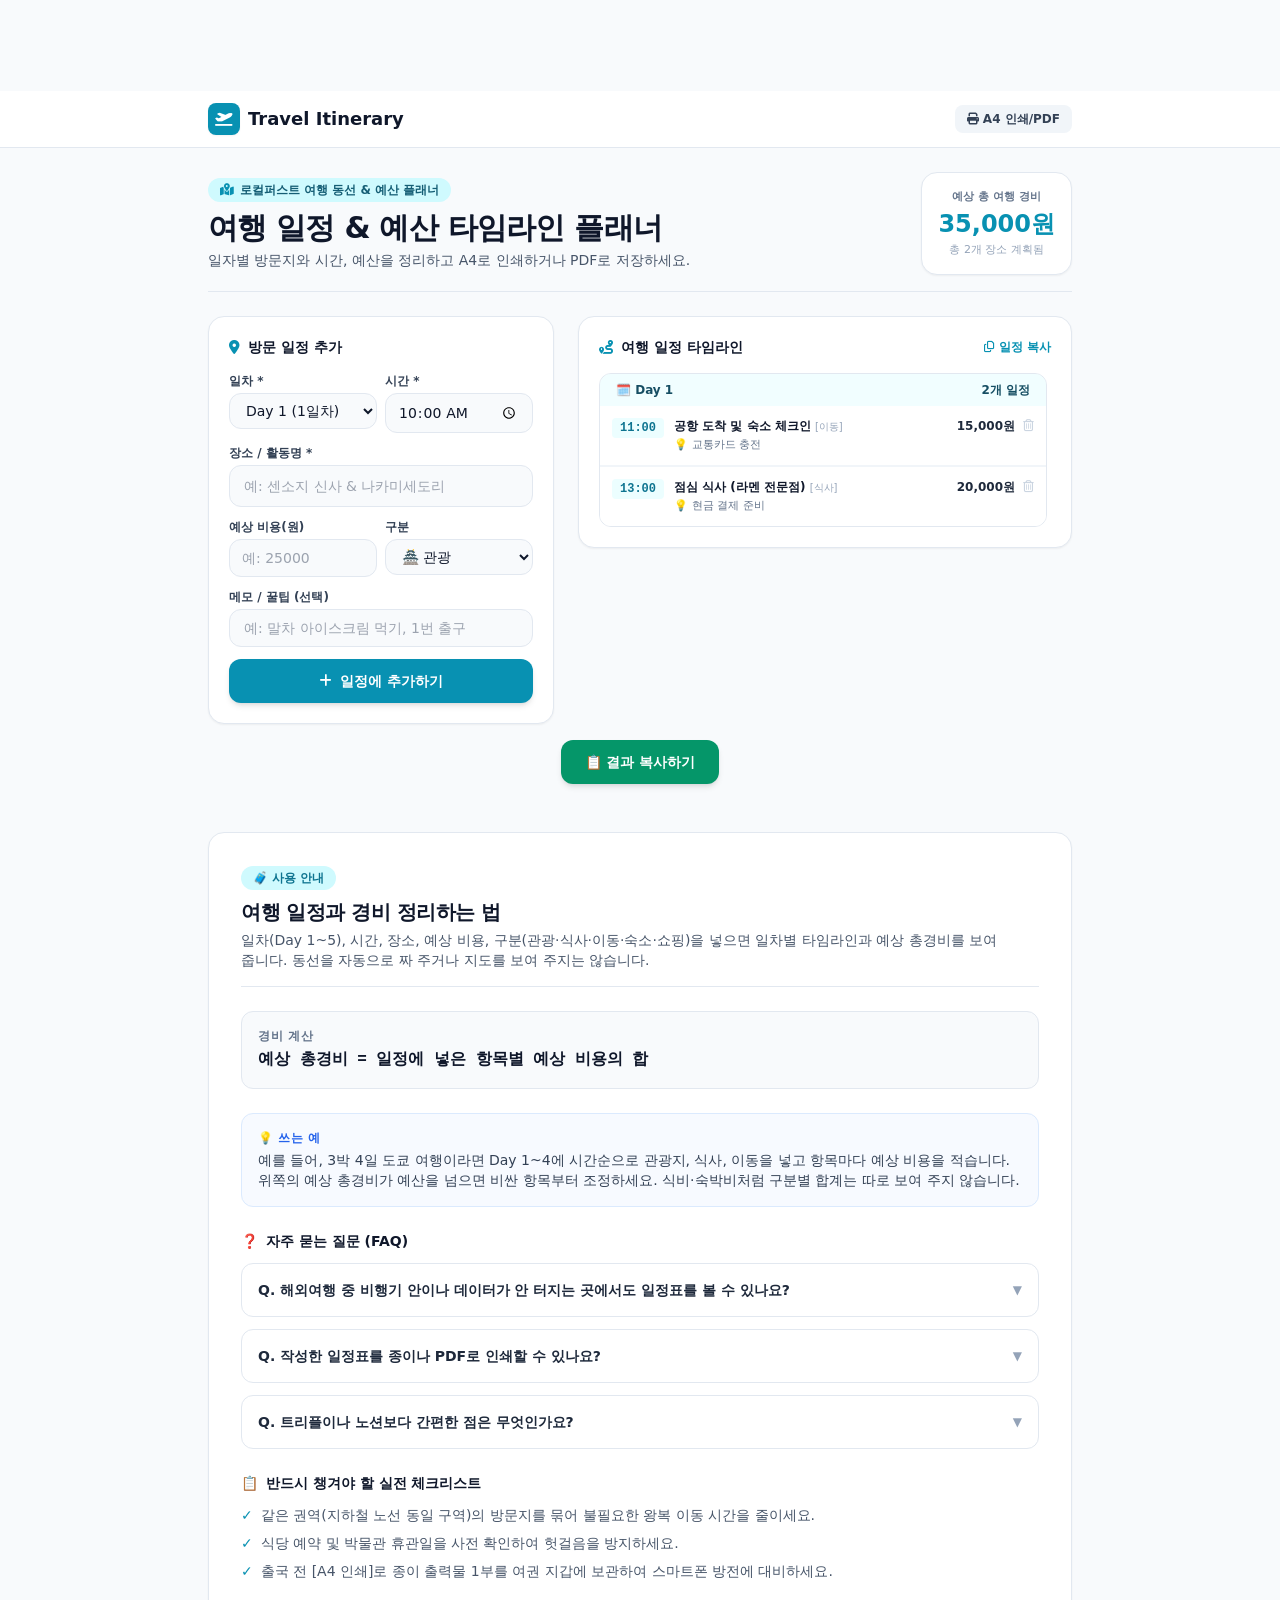
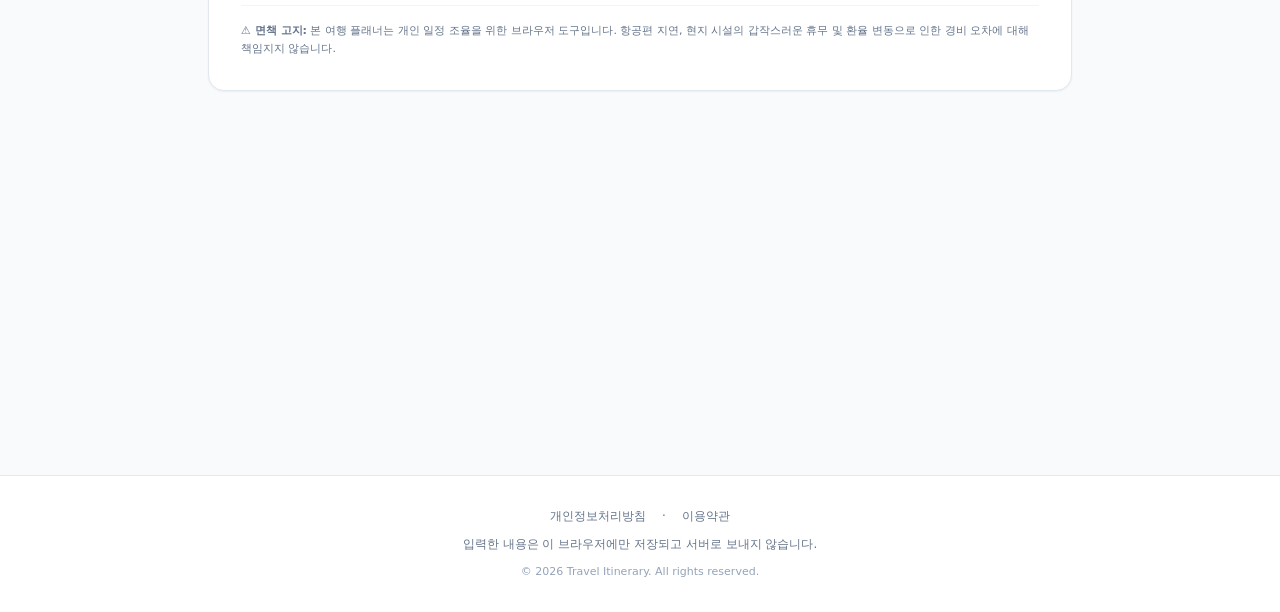
<file: index.html>
<!DOCTYPE html>
<html lang="ko">
<head>
    <meta charset="UTF-8">
    <link rel="preconnect" href="https://pagead2.googlesyndication.com">
    <link rel="preconnect" href="https://cdnjs.cloudflare.com" crossorigin>

    <link href="apple-touch-icon.png" rel="apple-touch-icon" sizes="180x180"/>
    <meta content="width=device-width, initial-scale=1.0, maximum-scale=1.0, user-scalable=no" name="viewport"/>
    <title>여행 일정 &amp; 예산 플래너 | 동선 타임라인·경비 정리</title>
    <meta content="일자별 방문지 동선과 여행 경비를 정리하고 A4 일정표로 바로 인쇄하는 여행 플래너입니다." name="description"/>
    <link href="https://travel.enjoy-onepage.com/" rel="canonical"/>
    <meta content="website" property="og:type"/>
    <meta property="og:locale" content="ko_KR">
    <meta content="https://travel.enjoy-onepage.com/" property="og:url"/>
    <meta content="여행 일정 &amp; 예산 플래너 | 동선 타임라인·경비 정리" property="og:title"/>
    <meta content="일자별 방문지 동선과 여행 경비를 정리하고 A4 일정표로 바로 인쇄하는 여행 플래너입니다." property="og:description"/>
    <meta content="https://travel.enjoy-onepage.com/og-image.png" property="og:image"/>
    <meta content="summary_large_image" name="twitter:card"/>
    <meta content="여행 일정 &amp; 예산 플래너 | 동선 타임라인·경비 정리" name="twitter:title"/>
    <meta content="일자별 방문지 동선과 여행 경비를 정리하고 A4 일정표로 바로 인쇄하는 여행 플래너입니다." name="twitter:description"/>
    <meta content="https://travel.enjoy-onepage.com/og-image.png" name="twitter:image"/>
    <link href="/favicon.ico" rel="icon" type="image/x-icon"/>

    <link rel="stylesheet" href="./style.css">
    <link href="https://cdnjs.cloudflare.com/ajax/libs/font-awesome/6.4.0/css/all.min.css" rel="stylesheet"/>
    <script async crossorigin="anonymous" src="https://pagead2.googlesyndication.com/pagead/js/adsbygoogle.js?client=ca-pub-2228289204702106"></script>

    <script type="application/ld+json">
    {
      "@context": "https://schema.org",
      "@graph": [
        {
          "@type": "WebApplication",
          "@id": "https://travel.enjoy-onepage.com/#webapp",
          "name": "Travel Itinerary - 여행 일정 & 예산 타임라인 플래너",
          "url": "https://travel.enjoy-onepage.com/",
          "applicationCategory": "TravelApplication",
          "operatingSystem": "All",
          "browserRequirements": "Requires JavaScript. Requires HTML5.",
          "description": "일자별 방문지 타임라인과 예상 경비 합계를 정리하는 여행 플래너. A4 일정표 인쇄·PDF 저장 무료.",
          "image": "https://travel.enjoy-onepage.com/og-image.png",
          "offers": { "@type": "Offer", "price": "0", "priceCurrency": "KRW" }
        },
        {
          "@type": "FAQPage",
          "@id": "https://travel.enjoy-onepage.com/#faq",
          "mainEntity": [
            {
              "@type": "Question",
              "name": "해외여행 중 비행기 안이나 데이터가 안 터지는 곳에서도 일정표를 볼 수 있나요?",
              "acceptedAnswer": {
                "@type": "Answer",
                "text": "이미 열어 둔 탭에서는 인터넷이 끊겨도 일정표를 볼 수 있습니다. 하지만 오프라인에서 페이지를 새로 여는 기능은 없으니, 출발 전에 인쇄 버튼으로 PDF를 저장해 두세요."
              }
            },
            {
              "@type": "Question",
              "name": "작성한 일정표를 종이나 PDF로 인쇄할 수 있나요?",
              "acceptedAnswer": {
                "@type": "Answer",
                "text": "네, 상단의 [A4 일정표 인쇄] 버튼을 누르면 불필요한 입력창과 광고가 제거된 깔끔한 A4 규격 타임라인 양식으로 브라우저 인쇄 및 PDF 저장이 즉시 가능합니다."
              }
            },
            {
              "@type": "Question",
              "name": "트리플이나 노션보다 간편한 점은 무엇인가요?",
              "acceptedAnswer": {
                "@type": "Answer",
                "text": "회원가입이나 앱 설치 없이 바로 쓸 수 있습니다. 대신 지도, 동행자 공유, 여러 기기 동기화 기능은 없습니다."
              }
            }
          ]
        }
      ]
    }
    </script>

    <style id="layout-shield">
      html, body { max-width: 100%; overflow-x: hidden; }
      .manual-ad-box { width: 100%; max-width: 960px; margin-left: auto; margin-right: auto; text-align: center; overflow: hidden; }
      .manual-ad-box ins { max-width: 100% !important; overflow: hidden !important; }
      :focus-visible { outline: 2px solid #3b82f6 !important; outline-offset: 2px !important; }
      input:focus-visible, select:focus-visible, textarea:focus-visible, button:focus-visible { outline: 2px solid #2563eb !important; outline-offset: 1px !important; }
      @media print {
        header, footer, .ad-top-banner, .ad-bottom-banner, .ad-box, #guideSection, #inputPanel, button, #toastNotification { display: none !important; }
        #timelineCard { border: none !important; box-shadow: none !important; width: 100% !important; }
      }
    </style>
<style id="mobile-hardening-shield">
  /* 모바일 한글 단어 단위 줄바꿈 보존 & 버튼 텍스트 단일행 쉴드 */
  body, h1, h2, h3, h4, p, span, label {
    word-break: keep-all;
    overflow-wrap: break-word;
  }
  button, [role="button"], a.btn {
    white-space: nowrap;
    word-break: keep-all;
  }
  @media (max-width: 640px) {
    input, select, textarea {
      font-size: 16px !important;
    }
    button, [role="button"], a.btn {
      min-height: 42px;
    }
  }
</style>
<script id="math-guard">
// Global Math & DOM Output Guard: prevents NaN / Infinity leaks to UI
(function() {
  const origToLocaleString = Number.prototype.toLocaleString;
  Number.prototype.toLocaleString = function(locales, options) {
    if (!Number.isFinite(this.valueOf())) return '0';
    return origToLocaleString.call(this, locales, options);
  };
  const origToFixed = Number.prototype.toFixed;
  Number.prototype.toFixed = function(digits) {
    if (!Number.isFinite(this.valueOf())) return '0';
    return origToFixed.call(this, digits);
  };
})();
</script>
<style id="ad-cls-shield">
  .ad-bottom { min-height: 280px !important; }
  .ad-bottom ins { min-height: 280px !important; }
</style>
</head>
<body class="bg-slate-50 text-slate-800 antialiased font-sans min-h-screen flex flex-col justify-between">
    <div class="manual-ad-box ad-top-banner" style="width: 100%; max-width: 960px; margin: 8px auto 16px; text-align: center;">
        <ins class="adsbygoogle" data-ad-client="ca-pub-2228289204702106" data-ad-format="horizontal" data-ad-slot="3824727725" data-full-width-responsive="true" style="display:inline-block;width:100%;height:60px;"></ins>
        <script>(adsbygoogle = window.adsbygoogle || []).push({});</script>
    </div>

    <header class="bg-white border-b border-slate-200 sticky top-0 z-40">
        <div class="max-w-4xl mx-auto px-4 py-3 flex items-center justify-between">
            <a href="/" class="flex items-center gap-2 text-slate-900 font-bold text-lg hover:text-cyan-600 transition">
                <span class="w-8 h-8 rounded-lg bg-cyan-600 text-white flex items-center justify-center font-black text-sm shadow-sm"><i class="fa-solid fa-plane-departure"></i></span>
                <span>Travel Itinerary</span>
            </a>
            <div class="flex items-center gap-2">
                <button id="printBtn" class="px-3 py-1.5 text-xs font-bold bg-slate-100 hover:bg-slate-200 text-slate-700 rounded-lg transition whitespace-nowrap" aria-label="A4 인쇄">
                    <i class="fa-solid fa-print mr-1"></i>A4 인쇄/PDF
                </button>
            </div>
        </div>
    </header>

    <section class="max-w-4xl mx-auto px-4 pt-6 pb-2 w-full">
        <div class="border-b border-slate-200 pb-4 flex flex-col md:flex-row md:items-center justify-between gap-4">
            <div>
                <div class="inline-flex items-center gap-1.5 px-3 py-1 rounded-full text-xs font-semibold bg-cyan-100 text-cyan-800 mb-2">
                    <i class="fa-solid fa-map-location-dot text-cyan-600"></i><span>로컬퍼스트 여행 동선 & 예산 플래너</span>
                </div>
                <h1 class="text-2xl sm:text-3xl font-black text-slate-900 tracking-tight">
                    여행 일정 & 예산 타임라인 플래너
                </h1>
                <p class="text-slate-600 text-xs sm:text-sm mt-1">
                    일자별 방문지와 시간, 예산을 정리하고 A4로 인쇄하거나 PDF로 저장하세요.
                </p>
            </div>
            <div class="bg-white border border-slate-200 rounded-2xl p-3 sm:p-4 text-center min-w-[150px] shadow-sm">
                <div class="text-[11px] font-bold text-slate-500">예상 총 여행 경비</div>
                <div class="text-2xl font-black text-cyan-600 mt-0.5" id="totalExpenseText">0원</div>
                <div class="text-[11px] text-slate-400 mt-0.5" id="tripDaysSub">총 0개 장소 계획됨</div>
            </div>
        </div>
    </section>

    <!-- Workspace: 1:1 Left Inputs, Right Timeline Card (Sticky) -->
    <main class="max-w-4xl mx-auto px-4 py-4 w-full flex-grow">
        <div class="grid grid-cols-1 lg:grid-cols-12 gap-6 items-start">
            <!-- Left 5 cols: Plan Inputs -->
            <section id="inputPanel" class="lg:col-span-5 bg-white rounded-2xl p-5 border border-slate-200 shadow-sm space-y-4">
                <h2 class="text-sm font-bold text-slate-900 flex items-center gap-2">
                    <i class="fa-solid fa-location-dot text-cyan-600"></i>방문 일정 추가
                </h2>

                <form id="planForm" class="space-y-3">
                    <div class="grid grid-cols-2 gap-2">
                        <div>
                            <label for="planDay" class="block text-xs font-bold text-slate-700 mb-1">일차 *</label>
                            <select id="planDay" class="w-full text-base sm:text-sm px-3 py-2 bg-slate-50 border border-slate-200 rounded-xl focus:outline-none focus:ring-2 focus:ring-cyan-500 font-medium text-slate-900" aria-label="일차 선택">
                                <option value="Day 1">Day 1 (1일차)</option>
                                <option value="Day 2">Day 2 (2일차)</option>
                                <option value="Day 3">Day 3 (3일차)</option>
                                <option value="Day 4">Day 4 (4일차)</option>
                                <option value="Day 5">Day 5 (5일차)</option>
                            </select>
                        </div>
                        <div>
                            <label for="planTime" class="block text-xs font-bold text-slate-700 mb-1">시간 *</label>
                            <input type="time" id="planTime" value="10:00" required class="w-full text-base sm:text-sm px-3 py-2 bg-slate-50 border border-slate-200 rounded-xl focus:outline-none focus:ring-2 focus:ring-cyan-500 font-medium text-slate-900" aria-label="방문 시간">
                        </div>
                    </div>

                    <div>
                        <label for="planPlace" class="block text-xs font-bold text-slate-700 mb-1">장소 / 활동명 *</label>
                        <input type="text" id="planPlace" required placeholder="예: 센소지 신사 & 나카미세도리" class="w-full text-base sm:text-sm px-3.5 py-2.5 bg-slate-50 border border-slate-200 rounded-xl focus:outline-none focus:ring-2 focus:ring-cyan-500 font-medium text-slate-900" aria-label="장소">
                    </div>

                    <div class="grid grid-cols-2 gap-2">
                        <div>
                            <label for="planCost" class="block text-xs font-bold text-slate-700 mb-1">예상 비용(원)</label>
                            <input type="number" id="planCost" min="0" step="1000" placeholder="예: 25000" class="w-full text-base sm:text-sm px-3 py-2 bg-slate-50 border border-slate-200 rounded-xl focus:outline-none focus:ring-2 focus:ring-cyan-500 font-medium text-slate-900" aria-label="예상 비용" inputmode="numeric">
                        </div>
                        <div>
                            <label for="planCategory" class="block text-xs font-bold text-slate-700 mb-1">구분</label>
                            <select id="planCategory" class="w-full text-base sm:text-sm px-3 py-2 bg-slate-50 border border-slate-200 rounded-xl focus:outline-none focus:ring-2 focus:ring-cyan-500 font-medium text-slate-900" aria-label="구분">
                                <option value="관광">🏯 관광</option>
                                <option value="식사">🍜 식사</option>
                                <option value="이동">🚅 이동</option>
                                <option value="숙소">🏨 숙소</option>
                                <option value="쇼핑">🛍️ 쇼핑</option>
                            </select>
                        </div>
                    </div>

                    <div>
                        <label for="planMemo" class="block text-xs font-bold text-slate-700 mb-1">메모 / 꿀팁 (선택)</label>
                        <input type="text" id="planMemo" placeholder="예: 말차 아이스크림 먹기, 1번 출구" class="w-full text-base sm:text-sm px-3.5 py-2 bg-slate-50 border border-slate-200 rounded-xl focus:outline-none focus:ring-2 focus:ring-cyan-500 font-medium text-slate-900" aria-label="메모">
                    </div>

                    <button type="submit" class="w-full py-3 bg-cyan-600 hover:bg-cyan-700 text-white font-bold text-sm rounded-xl shadow-md transition flex items-center justify-center gap-2 whitespace-nowrap" aria-label="일정 추가">
                        <i class="fa-solid fa-plus"></i><span>일정에 추가하기</span>
                    </button>
                </form>
            </section>

            <!-- Right 7 cols: Timeline Output Card -->
            <section class="lg:col-span-7 space-y-4">
                <div id="timelineCard" class="bg-white rounded-2xl p-5 border border-slate-200 shadow-sm">
                    <div class="flex items-center justify-between mb-4">
                        <h3 class="text-sm font-bold text-slate-900 flex items-center gap-2">
                            <i class="fa-solid fa-route text-cyan-600"></i>여행 일정 타임라인
                        </h3>
                        <button id="copyItineraryBtn" class="text-xs font-bold text-cyan-600 hover:text-cyan-800 flex items-center gap-1 whitespace-nowrap" aria-label="일정 복사">
                            <i class="fa-regular fa-copy"></i><span>일정 복사</span>
                        </button>
                    </div>

                    <div id="timelineContainer" class="space-y-4 max-h-[520px] overflow-y-auto pr-1">
                        <!-- Dynamic Day groups and items -->
                    </div>
                </div>
            </section>
        </div>
    
      <div class="mt-4 text-center">
        <button id="masterCopyBtn" onclick="copyMasterResult()" class="whitespace-nowrap w-full sm:w-auto px-6 py-3 bg-emerald-600 hover:bg-emerald-700 text-white font-bold rounded-xl shadow-md transition flex items-center justify-center gap-2 text-sm mx-auto whitespace-nowrap">
          <span>📋 결과 복사하기</span>
        </button>
      </div>

  </main>

    <!-- Toast -->
    <div id="toastNotification" class="fixed bottom-6 left-1/2 -translate-x-1/2 bg-slate-900/90 text-white text-xs sm:text-sm px-4 py-2.5 rounded-xl shadow-xl z-50 transition-opacity duration-300 opacity-0 pointer-events-none flex items-center gap-2">
        <i class="fa-solid fa-circle-check text-cyan-400"></i><span id="toastMessage">안내 메시지</span>
    </div>

    <!-- 📖 E-E-A-T Guide Section (Q1~Q7) -->
    <section id="guideSection" class="max-w-4xl mx-auto my-8 px-4">
      <div class="bg-white rounded-2xl p-6 sm:p-8 border border-slate-200 shadow-sm space-y-6">
        <div class="border-b border-slate-200 pb-4">
          <div class="inline-flex items-center gap-1.5 px-3 py-1 rounded-full text-xs font-bold bg-cyan-100 text-cyan-700 mb-2">
            <span>🧳 사용 안내</span>
          </div>
          <h3 class="text-xl font-black text-slate-900 tracking-tight">
            여행 일정과 경비 정리하는 법
          </h3>
          <p class="text-xs sm:text-sm text-slate-600 mt-1">
            일차(Day 1~5), 시간, 장소, 예상 비용, 구분(관광·식사·이동·숙소·쇼핑)을 넣으면 일차별 타임라인과 예상 총경비를 보여 줍니다. 동선을 자동으로 짜 주거나 지도를 보여 주지는 않습니다.
          </p>
        </div>

        <div class="p-4 bg-slate-50 rounded-xl border border-slate-200">
          <div class="text-xs font-bold text-slate-500 uppercase tracking-wider mb-1">경비 계산</div>
          <div class="text-sm sm:text-base font-extrabold text-slate-900 font-mono leading-relaxed">
            예상 총경비 = 일정에 넣은 항목별 예상 비용의 합
          </div>
        </div>

        <div class="p-4 bg-blue-50/50 rounded-xl border border-blue-100">
          <div class="text-xs font-bold text-blue-600 uppercase tracking-wider mb-1">💡 쓰는 예</div>
          <p class="text-xs sm:text-sm text-slate-700 leading-relaxed">
            예를 들어, 3박 4일 도쿄 여행이라면 Day 1~4에 시간순으로 관광지, 식사, 이동을 넣고 항목마다 예상 비용을 적습니다. 위쪽의 예상 총경비가 예산을 넘으면 비싼 항목부터 조정하세요. 식비·숙박비처럼 구분별 합계는 따로 보여 주지 않습니다.
          </p>
        </div>

        <div class="space-y-3">
          <h4 class="text-sm font-bold text-slate-900 mb-2 flex items-center gap-2"><span>❓</span> 자주 묻는 질문 (FAQ)</h4>
          

    <details class="group border border-slate-200 rounded-xl p-4">
            <summary class="flex items-center justify-between cursor-pointer font-bold text-sm text-slate-800">
              <span>Q. 해외여행 중 비행기 안이나 데이터가 안 터지는 곳에서도 일정표를 볼 수 있나요?</span>
              <span class="transition group-open:rotate-180 text-slate-400 text-xs">▼</span>
            </summary>
            <div class="text-xs text-slate-600 mt-3 leading-relaxed border-t border-slate-100 pt-3">
              이미 열어 둔 탭에서는 인터넷이 끊겨도 일정표를 볼 수 있습니다. 하지만 오프라인에서 페이지를 새로 여는 기능은 없으니, 출발 전에 인쇄 버튼으로 PDF를 저장해 두세요.
            </div>
          </details>
          <details class="group border border-slate-200 rounded-xl p-4">
            <summary class="flex items-center justify-between cursor-pointer font-bold text-sm text-slate-800">
              <span>Q. 작성한 일정표를 종이나 PDF로 인쇄할 수 있나요?</span>
              <span class="transition group-open:rotate-180 text-slate-400 text-xs">▼</span>
            </summary>
            <div class="text-xs text-slate-600 mt-3 leading-relaxed border-t border-slate-100 pt-3">
              네, 상단의 [A4 일정표 인쇄] 버튼을 누르면 불필요한 입력창과 광고가 제거된 깔끔한 A4 규격 타임라인 양식으로 브라우저 인쇄 및 PDF 저장이 즉시 가능합니다.
            </div>
          </details>
          <details class="group border border-slate-200 rounded-xl p-4">
            <summary class="flex items-center justify-between cursor-pointer font-bold text-sm text-slate-800">
              <span>Q. 트리플이나 노션보다 간편한 점은 무엇인가요?</span>
              <span class="transition group-open:rotate-180 text-slate-400 text-xs">▼</span>
            </summary>
            <div class="text-xs text-slate-600 mt-3 leading-relaxed border-t border-slate-100 pt-3">
              회원가입이나 앱 설치 없이 바로 쓸 수 있습니다. 대신 지도, 동행자 공유, 여러 기기 동기화 기능은 없습니다.
            </div>
          </details>
        </div>

        <div>
          <h4 class="text-sm font-bold text-slate-900 mb-3 flex items-center gap-2">
            <span>📋</span> 반드시 챙겨야 할 실전 체크리스트
          </h4>
          <ul class="text-xs sm:text-sm text-slate-600 space-y-2">
            <li class="flex items-start gap-2"><span class="text-cyan-600 font-bold">✓</span><span>같은 권역(지하철 노선 동일 구역)의 방문지를 묶어 불필요한 왕복 이동 시간을 줄이세요.</span></li>
            <li class="flex items-start gap-2"><span class="text-cyan-600 font-bold">✓</span><span>식당 예약 및 박물관 휴관일을 사전 확인하여 헛걸음을 방지하세요.</span></li>
            <li class="flex items-start gap-2"><span class="text-cyan-600 font-bold">✓</span><span>출국 전 [A4 인쇄]로 종이 출력물 1부를 여권 지갑에 보관하여 스마트폰 방전에 대비하세요.</span></li>
          </ul>
        </div>

        <div class="pt-4 border-t border-slate-100 text-[11px] text-slate-500 leading-relaxed">
          <strong>⚠️ 면책 고지:</strong> 본 여행 플래너는 개인 일정 조율을 위한 브라우저 도구입니다. 항공편 지연, 현지 시설의 갑작스러운 휴무 및 환율 변동으로 인한 경비 오차에 대해 책임지지 않습니다.
        </div>
      </div>
    </section>

    <!-- ADSENSE START: mid -->
<div class="ad-box ad-mid" style="width:100%;box-sizing:border-box;max-width:1080px;margin:16px auto;padding:0 14px;text-align:center;">
  <ins class="adsbygoogle" style="display:block" data-ad-client="ca-pub-2228289204702106" data-ad-slot="1186914926" data-ad-format="auto" data-full-width-responsive="true"></ins>
  <script>(adsbygoogle = window.adsbygoogle || []).push({});</script>
</div>
<!-- ADSENSE END: mid -->

<div class="manual-ad-box ad-bottom-banner" style="width: 100%; max-width: 960px; margin: 24px auto 16px; text-align: center;min-height:280px;">
        <ins class="adsbygoogle" data-ad-client="ca-pub-2228289204702106" data-ad-format="auto" data-ad-slot="3416334507" data-full-width-responsive="true" style="display:block;min-height:280px;"></ins>
        <script>(adsbygoogle = window.adsbygoogle || []).push({});</script>
    </div>


<footer class="border-t border-slate-200 bg-white py-8 px-4 text-center">
        <div class="max-w-4xl mx-auto text-xs text-slate-500 space-y-3">
            <div class="flex flex-wrap justify-center gap-4 text-xs font-medium">
                <a class="hover:text-cyan-600 transition" href="/privacy.html">개인정보처리방침</a>
                <span>·</span>
                <a class="hover:text-cyan-600 transition" href="/terms.html">이용약관</a>
            </div>
            <p>입력한 내용은 이 브라우저에만 저장되고 서버로 보내지 않습니다.</p>
            <p class="text-[11px] text-slate-400">© 2026 Travel Itinerary. All rights reserved.</p>
        </div>
    </footer>

    <script>
        const STORAGE_KEY = 'enjoy_travel_itinerary_v1';
        let plans = [];

        function escapeHtml(str) {
            return String(str || '').replace(/[&<>"']/g, m => ({
                '&': '&amp;', '<': '&lt;', '>': '&gt;', '"': '&quot;', "'": '&#39;'
            }[m]));
        }

        function showToast(msg) {
            const toast = document.getElementById('toastNotification');
            const toastMsg = document.getElementById('toastMessage');
            if (toast && toastMsg) {
                toastMsg.textContent = msg;
                toast.classList.remove('opacity-0', 'pointer-events-none');
                setTimeout(() => toast.classList.add('opacity-0', 'pointer-events-none'), 2200);
            }
        }

        function loadData() {
            try {
                const raw = localStorage.getItem(STORAGE_KEY);
                plans = raw ? JSON.parse(raw) : [
                    { id: 'p1', day: 'Day 1', time: '11:00', place: '공항 도착 및 숙소 체크인', cost: 15000, category: '이동', memo: '교통카드 충전' },
                    { id: 'p2', day: 'Day 1', time: '13:00', place: '점심 식사 (라멘 전문점)', cost: 20000, category: '식사', memo: '현금 결제 준비' }
                ];
            } catch(e) {
                plans = [];
            }
            renderTimeline();
        }

        function saveData() {
            try {
                localStorage.setItem(STORAGE_KEY, JSON.stringify(plans));
            } catch(e) {}
            renderTimeline();
        }

        function renderTimeline() {
            const container = document.getElementById('timelineContainer');
            container.innerHTML = '';

            let totalCost = 0;
            const groups = {};

            plans.forEach(p => {
                totalCost += (parseInt(p.cost, 10) || 0);
                if (!groups[p.day]) groups[p.day] = [];
                groups[p.day].push(p);
            });

            document.getElementById('totalExpenseText').textContent = `${totalCost.toLocaleString()}원`;
            document.getElementById('tripDaysSub').textContent = `총 ${plans.length}개 장소 계획됨`;

            if (plans.length === 0) {
                container.innerHTML = '<div class="text-center py-10 text-slate-400 text-xs">일정이 비어 있습니다. 왼쪽에서 장소를 추가해보세요!</div>';
                return;
            }

            Object.keys(groups).sort().forEach(day => {
                const dayBox = document.createElement('div');
                dayBox.className = 'border border-slate-200 rounded-xl overflow-hidden';
                
                let itemsHtml = '';
                groups[day].sort((a,b) => a.time.localeCompare(b.time)).forEach(item => {
                    itemsHtml += `
                        <div class="p-3 bg-white border-b border-slate-100 last:border-b-0 flex items-start justify-between gap-3 text-xs">
                            <div class="flex items-start gap-2.5">
                                <span class="font-mono font-bold text-cyan-700 bg-cyan-50 px-2 py-0.5 rounded">${item.time}</span>
                                <div>
                                    <div class="font-bold text-slate-900">${escapeHtml(item.place)} <span class="text-[10px] text-slate-400 font-normal">[${escapeHtml(item.category)}]</span></div>
                                    ${item.memo ? `<div class="text-[11px] text-slate-500 mt-0.5">💡 ${escapeHtml(item.memo)}</div>` : ''}
                                </div>
                            </div>
                            <div class="flex items-center gap-2">
                                <span class="font-extrabold text-slate-800">${(parseInt(item.cost, 10) || 0).toLocaleString()}원</span>
                                <button onclick="deletePlan('${item.id}')" class="text-slate-300 hover:text-rose-600 transition whitespace-nowrap"><i class="fa-regular fa-trash-can"></i></button>
                            </div>
                        </div>
                    `;
                });

                dayBox.innerHTML = `
                    <div class="bg-cyan-50/70 px-4 py-2 text-xs font-black text-cyan-900 flex justify-between">
                        <span>🗓️ ${day}</span>
                        <span>${groups[day].length}개 일정</span>
                    </div>
                    <div class="divide-y divide-slate-100">${itemsHtml}</div>
                `;
                container.appendChild(dayBox);
            });
        }

        window.deletePlan = function(id) {
            plans = plans.filter(p => p.id !== id);
            saveData();
            showToast("일정이 삭제되었습니다.");
        };

        document.getElementById('planForm').addEventListener('submit', (e) => {
            e.preventDefault();
            const day = document.getElementById('planDay').value;
            const time = document.getElementById('planTime').value;
            const place = document.getElementById('planPlace').value.trim();
            const cost = parseInt(document.getElementById('planCost').value, 10) || 0;
            const category = document.getElementById('planCategory').value;
            const memo = document.getElementById('planMemo').value.trim();

            if (!place) return;

            plans.push({
                id: 'plan_' + Date.now(),
                day,
                time,
                place,
                cost,
                category,
                memo
            });
            saveData();

            document.getElementById('planPlace').value = '';
            document.getElementById('planCost').value = '';
            document.getElementById('planMemo').value = '';
            showToast("새 일정이 추가되었습니다!");
        });

        document.getElementById('printBtn').addEventListener('click', () => {
            window.print();
        });

        document.getElementById('copyItineraryBtn').addEventListener('click', () => {
            let total = plans.reduce((acc, p) => acc + (parseInt(p.cost, 10) || 0), 0);
            let text = `✈️ 내 여행 일정표 (Travel Itinerary)
---------------------------------
`;
            plans.forEach(p => {
                text += `[${p.day} ${p.time}] ${p.place} (${(parseInt(p.cost, 10)||0).toLocaleString()}원) ${p.memo ? '- ' + p.memo : ''}
`;
            });
            text += `
총 예상 경비: ${total.toLocaleString()}원
👉 바로가기: https://travel.enjoy-onepage.com/`;

            navigator.clipboard.writeText(text).then(() => showToast("여행 일정이 복사되었습니다."));
        });

        loadData();
    </script>

  <!-- 원클릭 복사 & 토스트 스크립트 (4-4 헌법 준수) -->
  <div id="masterToast" class="fixed bottom-6 left-1/2 transform -translate-x-1/2 bg-gray-900 text-white text-xs py-3 px-6 rounded-full shadow-2xl transition opacity-0 pointer-events-none z-50">
    클립보드에 복사되었습니다!
  </div>
  <script>
    function copyMasterResult() {
      var resEl = document.getElementById('result') || document.getElementById('resultCard') || document.querySelector('.result-box') || document.querySelector('main');
      var text = resEl ? (resEl.innerText || resEl.textContent) : '여행 일정 & 예산 타임라인 플래너 계산 결과';
      var shareText = text.trim() + "\n\n👉 여행 일정 & 예산 타임라인 플래너 바로가기: " + window.location.href;
      if (navigator.clipboard) {
        navigator.clipboard.writeText(shareText).then(showMasterToast);
      } else {
        var ta = document.createElement('textarea');
        ta.value = shareText;
        document.body.appendChild(ta);
        ta.select();
        document.execCommand('copy');
        document.body.removeChild(ta);
        showMasterToast();
      }
    }
    function showMasterToast() {
      var t = document.getElementById('masterToast');
      if (!t) return;
      t.classList.remove('opacity-0', 'pointer-events-none');
      t.classList.add('opacity-100');
      setTimeout(function() {
        t.classList.remove('opacity-100');
        t.classList.add('opacity-0', 'pointer-events-none');
      }, 2200);
    }
  </script>

</body>
</html>
</file>
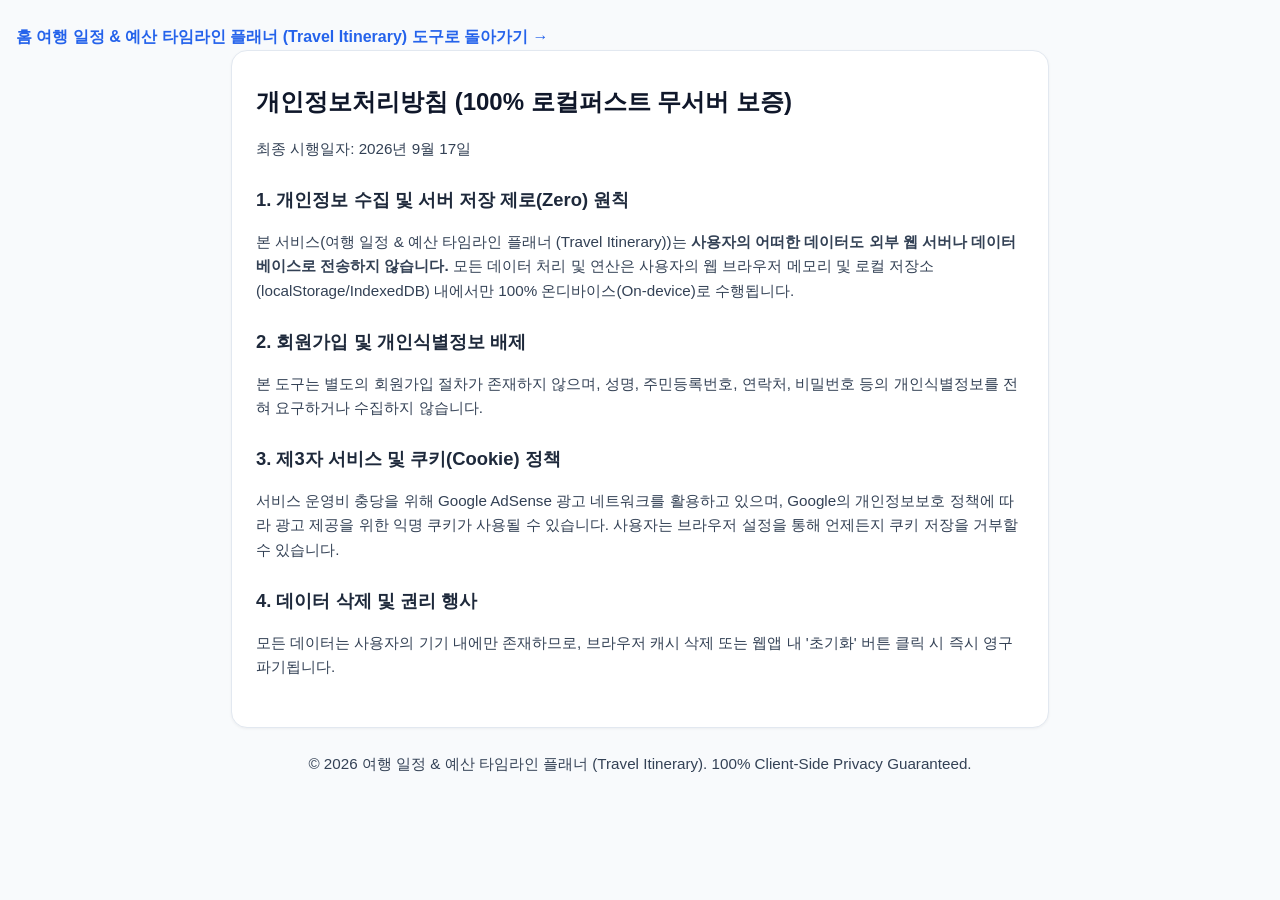
<file: privacy.html>
<!DOCTYPE html>
<html lang="ko">
<head>
  <meta charset="UTF-8">
  <meta name="viewport" content="width=device-width, initial-scale=1.0">
  <title>개인정보처리방침 - 여행 일정 & 예산 타임라인 플래너 (Travel Itinerary)</title>
  <link rel="canonical" href="https://travel.enjoy-onepage.com/privacy.html">
  <style>html, body { max-width: 100%; overflow-x: hidden; }</style>
<style>
  body { margin: 0; font-family: -apple-system, BlinkMacSystemFont, "Segoe UI", Roboto, sans-serif; background: #f8fafc; color: #1e293b; line-height: 1.6; padding: 24px 16px; }
  .wrap, .max-w-2xl, .max-w-3xl, .container, main { max-width: 768px; margin: 0 auto; background: #fff; padding: 32px 24px; border-radius: 16px; border: 1px solid #e2e8f0; box-shadow: 0 1px 3px rgba(0,0,0,0.05); }
  h1 { font-size: 1.5rem; font-weight: 800; margin-top: 0; color: #0f172a; }
  h2 { font-size: 1.15rem; font-weight: 700; margin-top: 24px; color: #1e293b; }
  p, li { font-size: 0.95rem; color: #334155; }
  a { color: #2563eb; text-decoration: none; font-weight: 600; }
  a:hover { text-decoration: underline; }
  .footer, footer { text-align: center; margin-top: 24px; font-size: 0.85rem; color: #64748b; }
</style>
</head>
<body class="bg-slate-50 text-slate-800 antialiased font-sans min-h-screen flex flex-col justify-between">
  <header class="bg-white border-b border-slate-200 sticky top-0 z-50">
    <div class="max-w-4xl mx-auto px-4 py-3 flex items-center justify-between">
      <a href="/" class="flex items-center gap-2 text-slate-900 font-bold hover:text-blue-600 transition">
        <span class="w-8 h-8 rounded-lg bg-blue-600 text-white flex items-center justify-center font-black text-sm">홈</span>
        <span>여행 일정 & 예산 타임라인 플래너 (Travel Itinerary)</span>
      </a>
      <a href="/" class="text-sm font-medium text-slate-600 hover:text-blue-600">도구로 돌아가기 →</a>
    </div>
  </header>

  <main class="max-w-4xl mx-auto px-4 py-10 flex-grow w-full">
    <div class="bg-white rounded-2xl p-6 sm:p-10 border border-slate-200 shadow-sm space-y-6">
      <h1 class="text-2xl font-black text-slate-900">개인정보처리방침 (100% 로컬퍼스트 무서버 보증)</h1>
      <p class="text-xs text-slate-500">최종 시행일자: 2026년 9월 17일</p>

      <section class="space-y-3 text-sm text-slate-700 leading-relaxed">
        <h2 class="text-base font-bold text-slate-900">1. 개인정보 수집 및 서버 저장 제로(Zero) 원칙</h2>
        <p>본 서비스(여행 일정 & 예산 타임라인 플래너 (Travel Itinerary))는 <strong>사용자의 어떠한 데이터도 외부 웹 서버나 데이터베이스로 전송하지 않습니다.</strong> 모든 데이터 처리 및 연산은 사용자의 웹 브라우저 메모리 및 로컬 저장소(localStorage/IndexedDB) 내에서만 100% 온디바이스(On-device)로 수행됩니다.</p>

        <h2 class="text-base font-bold text-slate-900">2. 회원가입 및 개인식별정보 배제</h2>
        <p>본 도구는 별도의 회원가입 절차가 존재하지 않으며, 성명, 주민등록번호, 연락처, 비밀번호 등의 개인식별정보를 전혀 요구하거나 수집하지 않습니다.</p>

        <h2 class="text-base font-bold text-slate-900">3. 제3자 서비스 및 쿠키(Cookie) 정책</h2>
        <p>서비스 운영비 충당을 위해 Google AdSense 광고 네트워크를 활용하고 있으며, Google의 개인정보보호 정책에 따라 광고 제공을 위한 익명 쿠키가 사용될 수 있습니다. 사용자는 브라우저 설정을 통해 언제든지 쿠키 저장을 거부할 수 있습니다.</p>

        <h2 class="text-base font-bold text-slate-900">4. 데이터 삭제 및 권리 행사</h2>
        <p>모든 데이터는 사용자의 기기 내에만 존재하므로, 브라우저 캐시 삭제 또는 웹앱 내 '초기화' 버튼 클릭 시 즉시 영구 파기됩니다.</p>
      </section>
    </div>
  </main>

  <footer class="border-t border-slate-200 bg-white py-6 text-center text-xs text-slate-500">
    <p>© 2026 여행 일정 & 예산 타임라인 플래너 (Travel Itinerary). 100% Client-Side Privacy Guaranteed.</p>
  </footer>
</body>
</html>
</file>
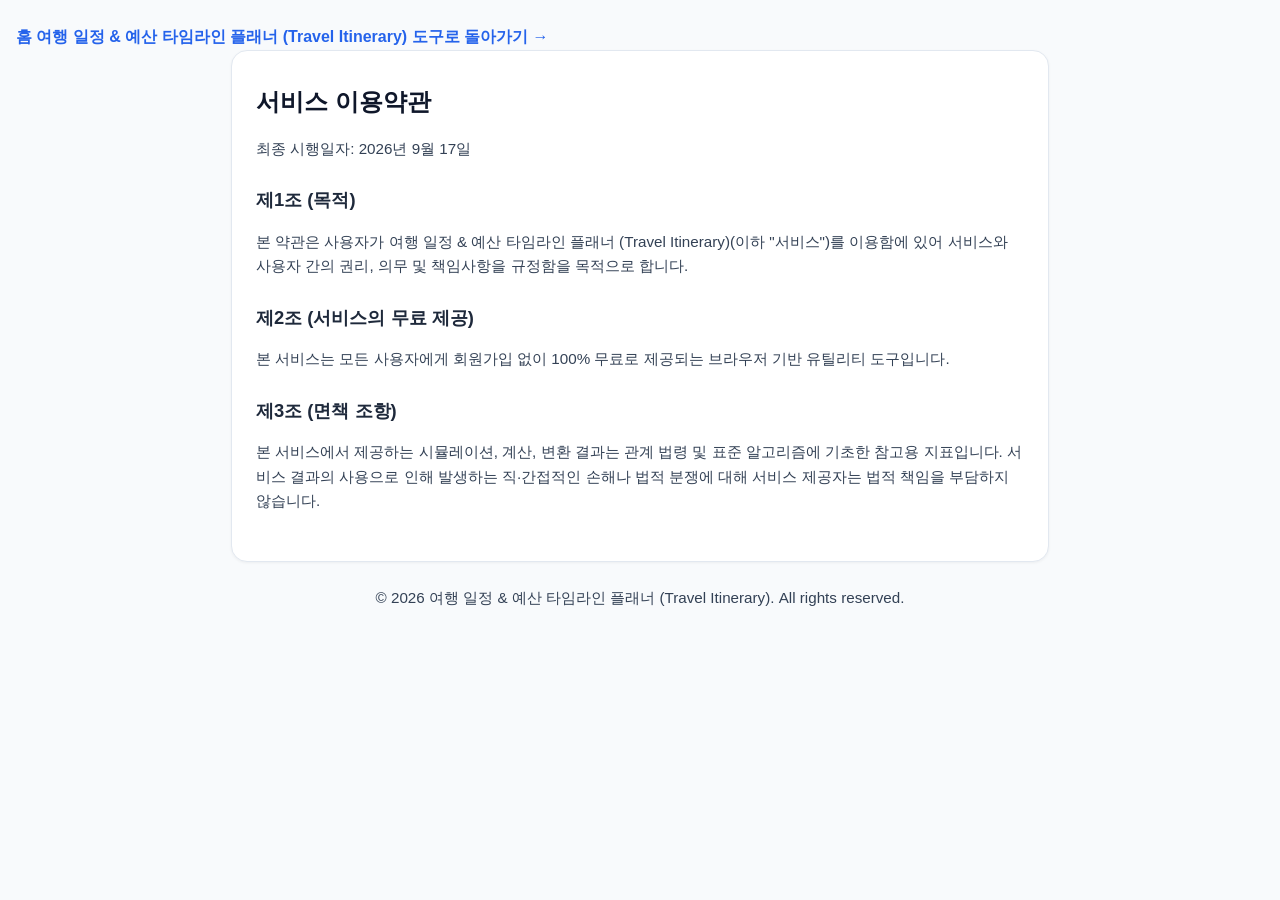
<file: terms.html>
<!DOCTYPE html>
<html lang="ko">
<head>
  <meta charset="UTF-8">
  <meta name="viewport" content="width=device-width, initial-scale=1.0">
  <title>이용약관 - 여행 일정 & 예산 타임라인 플래너 (Travel Itinerary)</title>
  <link rel="canonical" href="https://travel.enjoy-onepage.com/terms.html">
  <style>html, body { max-width: 100%; overflow-x: hidden; }</style>
<style>
  body { margin: 0; font-family: -apple-system, BlinkMacSystemFont, "Segoe UI", Roboto, sans-serif; background: #f8fafc; color: #1e293b; line-height: 1.6; padding: 24px 16px; }
  .wrap, .max-w-2xl, .max-w-3xl, .container, main { max-width: 768px; margin: 0 auto; background: #fff; padding: 32px 24px; border-radius: 16px; border: 1px solid #e2e8f0; box-shadow: 0 1px 3px rgba(0,0,0,0.05); }
  h1 { font-size: 1.5rem; font-weight: 800; margin-top: 0; color: #0f172a; }
  h2 { font-size: 1.15rem; font-weight: 700; margin-top: 24px; color: #1e293b; }
  p, li { font-size: 0.95rem; color: #334155; }
  a { color: #2563eb; text-decoration: none; font-weight: 600; }
  a:hover { text-decoration: underline; }
  .footer, footer { text-align: center; margin-top: 24px; font-size: 0.85rem; color: #64748b; }
</style>
</head>
<body class="bg-slate-50 text-slate-800 antialiased font-sans min-h-screen flex flex-col justify-between">
  <header class="bg-white border-b border-slate-200 sticky top-0 z-50">
    <div class="max-w-4xl mx-auto px-4 py-3 flex items-center justify-between">
      <a href="/" class="flex items-center gap-2 text-slate-900 font-bold hover:text-blue-600 transition">
        <span class="w-8 h-8 rounded-lg bg-blue-600 text-white flex items-center justify-center font-black text-sm">홈</span>
        <span>여행 일정 & 예산 타임라인 플래너 (Travel Itinerary)</span>
      </a>
      <a href="/" class="text-sm font-medium text-slate-600 hover:text-blue-600">도구로 돌아가기 →</a>
    </div>
  </header>

  <main class="max-w-4xl mx-auto px-4 py-10 flex-grow w-full">
    <div class="bg-white rounded-2xl p-6 sm:p-10 border border-slate-200 shadow-sm space-y-6">
      <h1 class="text-2xl font-black text-slate-900">서비스 이용약관</h1>
      <p class="text-xs text-slate-500">최종 시행일자: 2026년 9월 17일</p>

      <section class="space-y-3 text-sm text-slate-700 leading-relaxed">
        <h2 class="text-base font-bold text-slate-900">제1조 (목적)</h2>
        <p>본 약관은 사용자가 여행 일정 & 예산 타임라인 플래너 (Travel Itinerary)(이하 "서비스")를 이용함에 있어 서비스와 사용자 간의 권리, 의무 및 책임사항을 규정함을 목적으로 합니다.</p>

        <h2 class="text-base font-bold text-slate-900">제2조 (서비스의 무료 제공)</h2>
        <p>본 서비스는 모든 사용자에게 회원가입 없이 100% 무료로 제공되는 브라우저 기반 유틸리티 도구입니다.</p>

        <h2 class="text-base font-bold text-slate-900">제3조 (면책 조항)</h2>
        <p>본 서비스에서 제공하는 시뮬레이션, 계산, 변환 결과는 관계 법령 및 표준 알고리즘에 기초한 참고용 지표입니다. 서비스 결과의 사용으로 인해 발생하는 직·간접적인 손해나 법적 분쟁에 대해 서비스 제공자는 법적 책임을 부담하지 않습니다.</p>
      </section>
    </div>
  </main>

  <footer class="border-t border-slate-200 bg-white py-6 text-center text-xs text-slate-500">
    <p>© 2026 여행 일정 & 예산 타임라인 플래너 (Travel Itinerary). All rights reserved.</p>
  </footer>
</body>
</html>
</file>
<file: style.css>
*,::backdrop,:after,:before{--tw-border-spacing-x:0;--tw-border-spacing-y:0;--tw-translate-x:0;--tw-translate-y:0;--tw-rotate:0;--tw-skew-x:0;--tw-skew-y:0;--tw-scale-x:1;--tw-scale-y:1;--tw-pan-x: ;--tw-pan-y: ;--tw-pinch-zoom: ;--tw-scroll-snap-strictness:proximity;--tw-gradient-from-position: ;--tw-gradient-via-position: ;--tw-gradient-to-position: ;--tw-ordinal: ;--tw-slashed-zero: ;--tw-numeric-figure: ;--tw-numeric-spacing: ;--tw-numeric-fraction: ;--tw-ring-inset: ;--tw-ring-offset-width:0px;--tw-ring-offset-color:#fff;--tw-ring-color:#3b82f680;--tw-ring-offset-shadow:0 0 #0000;--tw-ring-shadow:0 0 #0000;--tw-shadow:0 0 #0000;--tw-shadow-colored:0 0 #0000;--tw-blur: ;--tw-brightness: ;--tw-contrast: ;--tw-grayscale: ;--tw-hue-rotate: ;--tw-invert: ;--tw-saturate: ;--tw-sepia: ;--tw-drop-shadow: ;--tw-backdrop-blur: ;--tw-backdrop-brightness: ;--tw-backdrop-contrast: ;--tw-backdrop-grayscale: ;--tw-backdrop-hue-rotate: ;--tw-backdrop-invert: ;--tw-backdrop-opacity: ;--tw-backdrop-saturate: ;--tw-backdrop-sepia: ;--tw-contain-size: ;--tw-contain-layout: ;--tw-contain-paint: ;--tw-contain-style: }/*! tailwindcss v3.4.17 | MIT License | https://tailwindcss.com*/*,:after,:before{box-sizing:border-box;border:0 solid #e5e7eb}:after,:before{--tw-content:""}:host,html{line-height:1.5;-webkit-text-size-adjust:100%;tab-size:4;font-family:ui-sans-serif,system-ui,sans-serif,Apple Color Emoji,Segoe UI Emoji,Segoe UI Symbol,Noto Color Emoji;font-feature-settings:normal;font-variation-settings:normal;-webkit-tap-highlight-color:transparent}body{margin:0;line-height:inherit}hr{height:0;color:inherit;border-top-width:1px}abbr:where([title]){-webkit-text-decoration:underline dotted;text-decoration:underline dotted}h1,h2,h3,h4,h5,h6{font-size:inherit;font-weight:inherit}a{color:inherit;text-decoration:inherit}b,strong{font-weight:bolder}code,kbd,pre,samp{font-family:ui-monospace,SFMono-Regular,Menlo,Monaco,Consolas,Liberation Mono,Courier New,monospace;font-feature-settings:normal;font-variation-settings:normal;font-size:1em}small{font-size:80%}sub,sup{font-size:75%;line-height:0;position:relative;vertical-align:initial}sub{bottom:-.25em}sup{top:-.5em}table{text-indent:0;border-color:inherit;border-collapse:collapse}button,input,optgroup,select,textarea{font-family:inherit;font-feature-settings:inherit;font-variation-settings:inherit;font-size:100%;font-weight:inherit;line-height:inherit;letter-spacing:inherit;color:inherit;margin:0;padding:0}button,select{text-transform:none}button,input:where([type=button]),input:where([type=reset]),input:where([type=submit]){-webkit-appearance:button;background-color:initial;background-image:none}:-moz-focusring{outline:auto}:-moz-ui-invalid{box-shadow:none}progress{vertical-align:initial}::-webkit-inner-spin-button,::-webkit-outer-spin-button{height:auto}[type=search]{-webkit-appearance:textfield;outline-offset:-2px}::-webkit-search-decoration{-webkit-appearance:none}::-webkit-file-upload-button{-webkit-appearance:button;font:inherit}summary{display:list-item}blockquote,dd,dl,figure,h1,h2,h3,h4,h5,h6,hr,p,pre{margin:0}fieldset{margin:0}fieldset,legend{padding:0}menu,ol,ul{list-style:none;margin:0;padding:0}dialog{padding:0}textarea{resize:vertical}input::placeholder,textarea::placeholder{opacity:1;color:#9ca3af}[role=button],button{cursor:pointer}:disabled{cursor:default}audio,canvas,embed,iframe,img,object,svg,video{display:block;vertical-align:middle}img,video{max-width:100%;height:auto}[hidden]:where(:not([hidden=until-found])){display:none}.container{width:100%}@media (min-width:640px){.container{max-width:640px}}@media (min-width:768px){.container{max-width:768px}}@media (min-width:1024px){.container{max-width:1024px}}@media (min-width:1280px){.container{max-width:1280px}}@media (min-width:1536px){.container{max-width:1536px}}.pointer-events-none{pointer-events:none}.fixed{position:fixed}.sticky{position:sticky}.bottom-6{bottom:1.5rem}.left-1\/2{left:50%}.right-6{right:1.5rem}.top-0{top:0}.z-40{z-index:40}.z-50{z-index:50}.mx-auto{margin-left:auto;margin-right:auto}.my-6{margin-top:1.5rem;margin-bottom:1.5rem}.my-8{margin-top:2rem;margin-bottom:2rem}.mb-1{margin-bottom:.25rem}.mb-2{margin-bottom:.5rem}.mb-3{margin-bottom:.75rem}.mb-4{margin-bottom:1rem}.mb-6{margin-bottom:1.5rem}.mb-8{margin-bottom:2rem}.mr-1{margin-right:.25rem}.mt-0\.5{margin-top:.125rem}.mt-1{margin-top:.25rem}.mt-3{margin-top:.75rem}.mt-4{margin-top:1rem}.mt-8{margin-top:2rem}.mt-auto{margin-top:auto}.block{display:block}.inline-block{display:inline-block}.flex{display:flex}.inline-flex{display:inline-flex}.table{display:table}.grid{display:grid}.hidden{display:none}.h-6{height:1.5rem}.h-8{height:2rem}.max-h-\[520px\]{max-height:520px}.min-h-screen{min-height:100vh}.w-6{width:1.5rem}.w-8{width:2rem}.w-full{width:100%}.min-w-\[150px\]{min-width:150px}.min-w-full{min-width:100%}.max-w-4xl{max-width:56rem}.max-w-6xl{max-width:72rem}.flex-shrink-0,.shrink-0{flex-shrink:0}.flex-grow{flex-grow:1}.-translate-x-1\/2{--tw-translate-x:-50%}.-translate-x-1\/2,.transform{transform:translate(var(--tw-translate-x),var(--tw-translate-y)) rotate(var(--tw-rotate)) skewX(var(--tw-skew-x)) skewY(var(--tw-skew-y)) scaleX(var(--tw-scale-x)) scaleY(var(--tw-scale-y))}.cursor-pointer{cursor:pointer}.list-none{list-style-type:none}.grid-cols-1{grid-template-columns:repeat(1,minmax(0,1fr))}.grid-cols-2{grid-template-columns:repeat(2,minmax(0,1fr))}.flex-col{flex-direction:column}.flex-wrap{flex-wrap:wrap}.items-start{align-items:flex-start}.items-center{align-items:center}.justify-center{justify-content:center}.justify-between{justify-content:space-between}.gap-1{gap:.25rem}.gap-1\.5{gap:.375rem}.gap-2{gap:.5rem}.gap-2\.5{gap:.625rem}.gap-3{gap:.75rem}.gap-4{gap:1rem}.gap-6{gap:1.5rem}.gap-8{gap:2rem}.space-y-2>:not([hidden])~:not([hidden]){--tw-space-y-reverse:0;margin-top:calc(.5rem*(1 - var(--tw-space-y-reverse)));margin-bottom:calc(.5rem*var(--tw-space-y-reverse))}.space-y-2\.5>:not([hidden])~:not([hidden]){--tw-space-y-reverse:0;margin-top:calc(.625rem*(1 - var(--tw-space-y-reverse)));margin-bottom:calc(.625rem*var(--tw-space-y-reverse))}.space-y-3>:not([hidden])~:not([hidden]){--tw-space-y-reverse:0;margin-top:calc(.75rem*(1 - var(--tw-space-y-reverse)));margin-bottom:calc(.75rem*var(--tw-space-y-reverse))}.space-y-4>:not([hidden])~:not([hidden]){--tw-space-y-reverse:0;margin-top:calc(1rem*(1 - var(--tw-space-y-reverse)));margin-bottom:calc(1rem*var(--tw-space-y-reverse))}.space-y-6>:not([hidden])~:not([hidden]){--tw-space-y-reverse:0;margin-top:calc(1.5rem*(1 - var(--tw-space-y-reverse)));margin-bottom:calc(1.5rem*var(--tw-space-y-reverse))}.space-y-8>:not([hidden])~:not([hidden]){--tw-space-y-reverse:0;margin-top:calc(2rem*(1 - var(--tw-space-y-reverse)));margin-bottom:calc(2rem*var(--tw-space-y-reverse))}.divide-y>:not([hidden])~:not([hidden]){--tw-divide-y-reverse:0;border-top-width:calc(1px*(1 - var(--tw-divide-y-reverse)));border-bottom-width:calc(1px*var(--tw-divide-y-reverse))}.divide-gray-200>:not([hidden])~:not([hidden]){--tw-divide-opacity:1;border-color:rgb(229 231 235/var(--tw-divide-opacity,1))}.divide-slate-100>:not([hidden])~:not([hidden]){--tw-divide-opacity:1;border-color:rgb(241 245 249/var(--tw-divide-opacity,1))}.overflow-hidden{overflow:hidden}.overflow-x-auto{overflow-x:auto}.overflow-y-auto{overflow-y:auto}.whitespace-nowrap{white-space:nowrap}.rounded{border-radius:.25rem}.rounded-2xl{border-radius:1rem}.rounded-full{border-radius:9999px}.rounded-lg{border-radius:.5rem}.rounded-xl{border-radius:.75rem}.border{border-width:1px}.border-b{border-bottom-width:1px}.border-l-2{border-left-width:2px}.border-t{border-top-width:1px}.border-blue-100{--tw-border-opacity:1;border-color:rgb(219 234 254/var(--tw-border-opacity,1))}.border-blue-200{--tw-border-opacity:1;border-color:rgb(191 219 254/var(--tw-border-opacity,1))}.border-blue-200\/80{border-color:#bfdbfecc}.border-gray-100{--tw-border-opacity:1;border-color:rgb(243 244 246/var(--tw-border-opacity,1))}.border-gray-200{--tw-border-opacity:1;border-color:rgb(229 231 235/var(--tw-border-opacity,1))}.border-slate-100{--tw-border-opacity:1;border-color:rgb(241 245 249/var(--tw-border-opacity,1))}.border-slate-200{--tw-border-opacity:1;border-color:rgb(226 232 240/var(--tw-border-opacity,1))}.border-transparent{border-color:#0000}.bg-blue-100{--tw-bg-opacity:1;background-color:rgb(219 234 254/var(--tw-bg-opacity,1))}.bg-blue-50{--tw-bg-opacity:1;background-color:rgb(239 246 255/var(--tw-bg-opacity,1))}.bg-blue-50\/50{background-color:#eff6ff80}.bg-blue-600{--tw-bg-opacity:1;background-color:rgb(37 99 235/var(--tw-bg-opacity,1))}.bg-cyan-100{--tw-bg-opacity:1;background-color:rgb(207 250 254/var(--tw-bg-opacity,1))}.bg-cyan-50{--tw-bg-opacity:1;background-color:rgb(236 254 255/var(--tw-bg-opacity,1))}.bg-cyan-50\/70{background-color:#ecfeffb3}.bg-cyan-600{--tw-bg-opacity:1;background-color:rgb(8 145 178/var(--tw-bg-opacity,1))}.bg-emerald-600{--tw-bg-opacity:1;background-color:rgb(5 150 105/var(--tw-bg-opacity,1))}.bg-gray-100{--tw-bg-opacity:1;background-color:rgb(243 244 246/var(--tw-bg-opacity,1))}.bg-gray-50{--tw-bg-opacity:1;background-color:rgb(249 250 251/var(--tw-bg-opacity,1))}.bg-gray-900{--tw-bg-opacity:1;background-color:rgb(17 24 39/var(--tw-bg-opacity,1))}.bg-slate-100{--tw-bg-opacity:1;background-color:rgb(241 245 249/var(--tw-bg-opacity,1))}.bg-slate-50{--tw-bg-opacity:1;background-color:rgb(248 250 252/var(--tw-bg-opacity,1))}.bg-slate-900\/90{background-color:#0f172ae6}.bg-white{--tw-bg-opacity:1;background-color:rgb(255 255 255/var(--tw-bg-opacity,1))}.bg-gradient-to-r{background-image:linear-gradient(to right,var(--tw-gradient-stops))}.from-blue-50{--tw-gradient-from:#eff6ff var(--tw-gradient-from-position);--tw-gradient-to:#eff6ff00 var(--tw-gradient-to-position);--tw-gradient-stops:var(--tw-gradient-from),var(--tw-gradient-to)}.to-indigo-50{--tw-gradient-to:#eef2ff var(--tw-gradient-to-position)}.p-3{padding:.75rem}.p-4{padding:1rem}.p-5{padding:1.25rem}.p-6{padding:1.5rem}.px-2{padding-left:.5rem;padding-right:.5rem}.px-3{padding-left:.75rem;padding-right:.75rem}.px-3\.5{padding-left:.875rem;padding-right:.875rem}.px-4{padding-left:1rem;padding-right:1rem}.px-5{padding-left:1.25rem;padding-right:1.25rem}.px-6{padding-left:1.5rem;padding-right:1.5rem}.px-8{padding-left:2rem;padding-right:2rem}.py-0\.5{padding-top:.125rem;padding-bottom:.125rem}.py-1{padding-top:.25rem;padding-bottom:.25rem}.py-1\.5{padding-top:.375rem;padding-bottom:.375rem}.py-10{padding-top:2.5rem;padding-bottom:2.5rem}.py-2{padding-top:.5rem;padding-bottom:.5rem}.py-2\.5{padding-top:.625rem;padding-bottom:.625rem}.py-3{padding-top:.75rem;padding-bottom:.75rem}.py-4{padding-top:1rem;padding-bottom:1rem}.py-6{padding-top:1.5rem;padding-bottom:1.5rem}.py-8{padding-top:2rem;padding-bottom:2rem}.pb-2{padding-bottom:.5rem}.pb-4{padding-bottom:1rem}.pb-6{padding-bottom:1.5rem}.pl-2{padding-left:.5rem}.pr-1{padding-right:.25rem}.pt-3{padding-top:.75rem}.pt-4{padding-top:1rem}.pt-6{padding-top:1.5rem}.text-left{text-align:left}.text-center{text-align:center}.font-mono{font-family:ui-monospace,SFMono-Regular,Menlo,Monaco,Consolas,Liberation Mono,Courier New,monospace}.font-sans{font-family:ui-sans-serif,system-ui,sans-serif,Apple Color Emoji,Segoe UI Emoji,Segoe UI Symbol,Noto Color Emoji}.text-2xl{font-size:1.5rem;line-height:2rem}.text-\[10px\]{font-size:10px}.text-\[11px\]{font-size:11px}.text-base{font-size:1rem;line-height:1.5rem}.text-lg{font-size:1.125rem;line-height:1.75rem}.text-sm{font-size:.875rem;line-height:1.25rem}.text-xl{font-size:1.25rem;line-height:1.75rem}.text-xs{font-size:.75rem;line-height:1rem}.font-black{font-weight:900}.font-bold{font-weight:700}.font-extrabold{font-weight:800}.font-medium{font-weight:500}.font-normal{font-weight:400}.font-semibold{font-weight:600}.uppercase{text-transform:uppercase}.leading-relaxed{line-height:1.625}.leading-snug{line-height:1.375}.leading-tight{line-height:1.25}.tracking-tight{letter-spacing:-.025em}.tracking-wider{letter-spacing:.05em}.text-blue-600{--tw-text-opacity:1;color:rgb(37 99 235/var(--tw-text-opacity,1))}.text-blue-800{--tw-text-opacity:1;color:rgb(30 64 175/var(--tw-text-opacity,1))}.text-blue-900{--tw-text-opacity:1;color:rgb(30 58 138/var(--tw-text-opacity,1))}.text-blue-950{--tw-text-opacity:1;color:rgb(23 37 84/var(--tw-text-opacity,1))}.text-cyan-400{--tw-text-opacity:1;color:rgb(34 211 238/var(--tw-text-opacity,1))}.text-cyan-600{--tw-text-opacity:1;color:rgb(8 145 178/var(--tw-text-opacity,1))}.text-cyan-700{--tw-text-opacity:1;color:rgb(14 116 144/var(--tw-text-opacity,1))}.text-cyan-800{--tw-text-opacity:1;color:rgb(21 94 117/var(--tw-text-opacity,1))}.text-cyan-900{--tw-text-opacity:1;color:rgb(22 78 99/var(--tw-text-opacity,1))}.text-gray-400{--tw-text-opacity:1;color:rgb(156 163 175/var(--tw-text-opacity,1))}.text-gray-500{--tw-text-opacity:1;color:rgb(107 114 128/var(--tw-text-opacity,1))}.text-gray-600{--tw-text-opacity:1;color:rgb(75 85 99/var(--tw-text-opacity,1))}.text-gray-700{--tw-text-opacity:1;color:rgb(55 65 81/var(--tw-text-opacity,1))}.text-gray-800{--tw-text-opacity:1;color:rgb(31 41 55/var(--tw-text-opacity,1))}.text-gray-900{--tw-text-opacity:1;color:rgb(17 24 39/var(--tw-text-opacity,1))}.text-rose-600{--tw-text-opacity:1;color:rgb(225 29 72/var(--tw-text-opacity,1))}.text-slate-300{--tw-text-opacity:1;color:rgb(203 213 225/var(--tw-text-opacity,1))}.text-slate-400{--tw-text-opacity:1;color:rgb(148 163 184/var(--tw-text-opacity,1))}.text-slate-500{--tw-text-opacity:1;color:rgb(100 116 139/var(--tw-text-opacity,1))}.text-slate-600{--tw-text-opacity:1;color:rgb(71 85 105/var(--tw-text-opacity,1))}.text-slate-700{--tw-text-opacity:1;color:rgb(51 65 85/var(--tw-text-opacity,1))}.text-slate-800{--tw-text-opacity:1;color:rgb(30 41 59/var(--tw-text-opacity,1))}.text-slate-900{--tw-text-opacity:1;color:rgb(15 23 42/var(--tw-text-opacity,1))}.text-white{--tw-text-opacity:1;color:rgb(255 255 255/var(--tw-text-opacity,1))}.antialiased{-webkit-font-smoothing:antialiased;-moz-osx-font-smoothing:grayscale}.opacity-0{opacity:0}.opacity-100{opacity:1}.shadow-2xl{--tw-shadow:0 25px 50px -12px #00000040;--tw-shadow-colored:0 25px 50px -12px var(--tw-shadow-color)}.shadow-2xl,.shadow-md{box-shadow:var(--tw-ring-offset-shadow,0 0 #0000),var(--tw-ring-shadow,0 0 #0000),var(--tw-shadow)}.shadow-md{--tw-shadow:0 4px 6px -1px #0000001a,0 2px 4px -2px #0000001a;--tw-shadow-colored:0 4px 6px -1px var(--tw-shadow-color),0 2px 4px -2px var(--tw-shadow-color)}.shadow-sm{--tw-shadow:0 1px 2px 0 #0000000d;--tw-shadow-colored:0 1px 2px 0 var(--tw-shadow-color)}.shadow-sm,.shadow-xl{box-shadow:var(--tw-ring-offset-shadow,0 0 #0000),var(--tw-ring-shadow,0 0 #0000),var(--tw-shadow)}.shadow-xl{--tw-shadow:0 20px 25px -5px #0000001a,0 8px 10px -6px #0000001a;--tw-shadow-colored:0 20px 25px -5px var(--tw-shadow-color),0 8px 10px -6px var(--tw-shadow-color)}.outline{outline-style:solid}.filter{filter:var(--tw-blur) var(--tw-brightness) var(--tw-contrast) var(--tw-grayscale) var(--tw-hue-rotate) var(--tw-invert) var(--tw-saturate) var(--tw-sepia) var(--tw-drop-shadow)}.transition{transition-property:color,background-color,border-color,text-decoration-color,fill,stroke,opacity,box-shadow,transform,filter,-webkit-backdrop-filter;transition-property:color,background-color,border-color,text-decoration-color,fill,stroke,opacity,box-shadow,transform,filter,backdrop-filter;transition-property:color,background-color,border-color,text-decoration-color,fill,stroke,opacity,box-shadow,transform,filter,backdrop-filter,-webkit-backdrop-filter;transition-timing-function:cubic-bezier(.4,0,.2,1);transition-duration:.15s}.transition-opacity{transition-property:opacity;transition-timing-function:cubic-bezier(.4,0,.2,1);transition-duration:.15s}.duration-300{transition-duration:.3s}.last\:border-b-0:last-child{border-bottom-width:0}.hover\:scale-105:hover{--tw-scale-x:1.05;--tw-scale-y:1.05;transform:translate(var(--tw-translate-x),var(--tw-translate-y)) rotate(var(--tw-rotate)) skewX(var(--tw-skew-x)) skewY(var(--tw-skew-y)) scaleX(var(--tw-scale-x)) scaleY(var(--tw-scale-y))}.hover\:border-blue-600:hover{--tw-border-opacity:1;border-color:rgb(37 99 235/var(--tw-border-opacity,1))}.hover\:bg-blue-700:hover{--tw-bg-opacity:1;background-color:rgb(29 78 216/var(--tw-bg-opacity,1))}.hover\:bg-cyan-700:hover{--tw-bg-opacity:1;background-color:rgb(14 116 144/var(--tw-bg-opacity,1))}.hover\:bg-emerald-700:hover{--tw-bg-opacity:1;background-color:rgb(4 120 87/var(--tw-bg-opacity,1))}.hover\:bg-gray-50:hover{--tw-bg-opacity:1;background-color:rgb(249 250 251/var(--tw-bg-opacity,1))}.hover\:bg-slate-200:hover{--tw-bg-opacity:1;background-color:rgb(226 232 240/var(--tw-bg-opacity,1))}.hover\:text-blue-600:hover{--tw-text-opacity:1;color:rgb(37 99 235/var(--tw-text-opacity,1))}.hover\:text-blue-800:hover{--tw-text-opacity:1;color:rgb(30 64 175/var(--tw-text-opacity,1))}.hover\:text-cyan-600:hover{--tw-text-opacity:1;color:rgb(8 145 178/var(--tw-text-opacity,1))}.hover\:text-cyan-800:hover{--tw-text-opacity:1;color:rgb(21 94 117/var(--tw-text-opacity,1))}.hover\:text-rose-600:hover{--tw-text-opacity:1;color:rgb(225 29 72/var(--tw-text-opacity,1))}.hover\:underline:hover{text-decoration-line:underline}.hover\:shadow:hover{--tw-shadow:0 1px 3px 0 #0000001a,0 1px 2px -1px #0000001a;--tw-shadow-colored:0 1px 3px 0 var(--tw-shadow-color),0 1px 2px -1px var(--tw-shadow-color);box-shadow:var(--tw-ring-offset-shadow,0 0 #0000),var(--tw-ring-shadow,0 0 #0000),var(--tw-shadow)}.focus\:outline-none:focus{outline:2px solid #0000;outline-offset:2px}.focus\:ring-2:focus{--tw-ring-offset-shadow:var(--tw-ring-inset) 0 0 0 var(--tw-ring-offset-width) var(--tw-ring-offset-color);--tw-ring-shadow:var(--tw-ring-inset) 0 0 0 calc(2px + var(--tw-ring-offset-width)) var(--tw-ring-color);box-shadow:var(--tw-ring-offset-shadow),var(--tw-ring-shadow),var(--tw-shadow,0 0 #0000)}.focus\:ring-cyan-500:focus{--tw-ring-opacity:1;--tw-ring-color:rgb(6 182 212/var(--tw-ring-opacity,1))}.group[open] .group-open\:rotate-180{--tw-rotate:180deg;transform:translate(var(--tw-translate-x),var(--tw-translate-y)) rotate(var(--tw-rotate)) skewX(var(--tw-skew-x)) skewY(var(--tw-skew-y)) scaleX(var(--tw-scale-x)) scaleY(var(--tw-scale-y))}@media (min-width:640px){.sm\:w-auto{width:auto}.sm\:flex-row{flex-direction:row}.sm\:p-10{padding:2.5rem}.sm\:p-4{padding:1rem}.sm\:p-8{padding:2rem}.sm\:text-3xl{font-size:1.875rem;line-height:2.25rem}.sm\:text-base{font-size:1rem;line-height:1.5rem}.sm\:text-sm{font-size:.875rem;line-height:1.25rem}}@media (min-width:768px){.md\:flex-row{flex-direction:row}.md\:items-center{align-items:center}}@media (min-width:1024px){.lg\:sticky{position:sticky}.lg\:top-8{top:2rem}.lg\:col-span-4{grid-column:span 4/span 4}.lg\:col-span-5{grid-column:span 5/span 5}.lg\:col-span-7{grid-column:span 7/span 7}.lg\:col-span-8{grid-column:span 8/span 8}.lg\:grid-cols-12{grid-template-columns:repeat(12,minmax(0,1fr))}.lg\:text-4xl{font-size:2.25rem;line-height:2.5rem}}@media (prefers-color-scheme:dark){.dark\:border-slate-700{--tw-border-opacity:1;border-color:rgb(51 65 85/var(--tw-border-opacity,1))}.dark\:from-slate-800{--tw-gradient-from:#1e293b var(--tw-gradient-from-position);--tw-gradient-to:#1e293b00 var(--tw-gradient-to-position);--tw-gradient-stops:var(--tw-gradient-from),var(--tw-gradient-to)}.dark\:to-slate-800\/80{--tw-gradient-to:#1e293bcc var(--tw-gradient-to-position)}.dark\:text-blue-400{--tw-text-opacity:1;color:rgb(96 165 250/var(--tw-text-opacity,1))}.dark\:text-slate-100{--tw-text-opacity:1;color:rgb(241 245 249/var(--tw-text-opacity,1))}}
</file>
